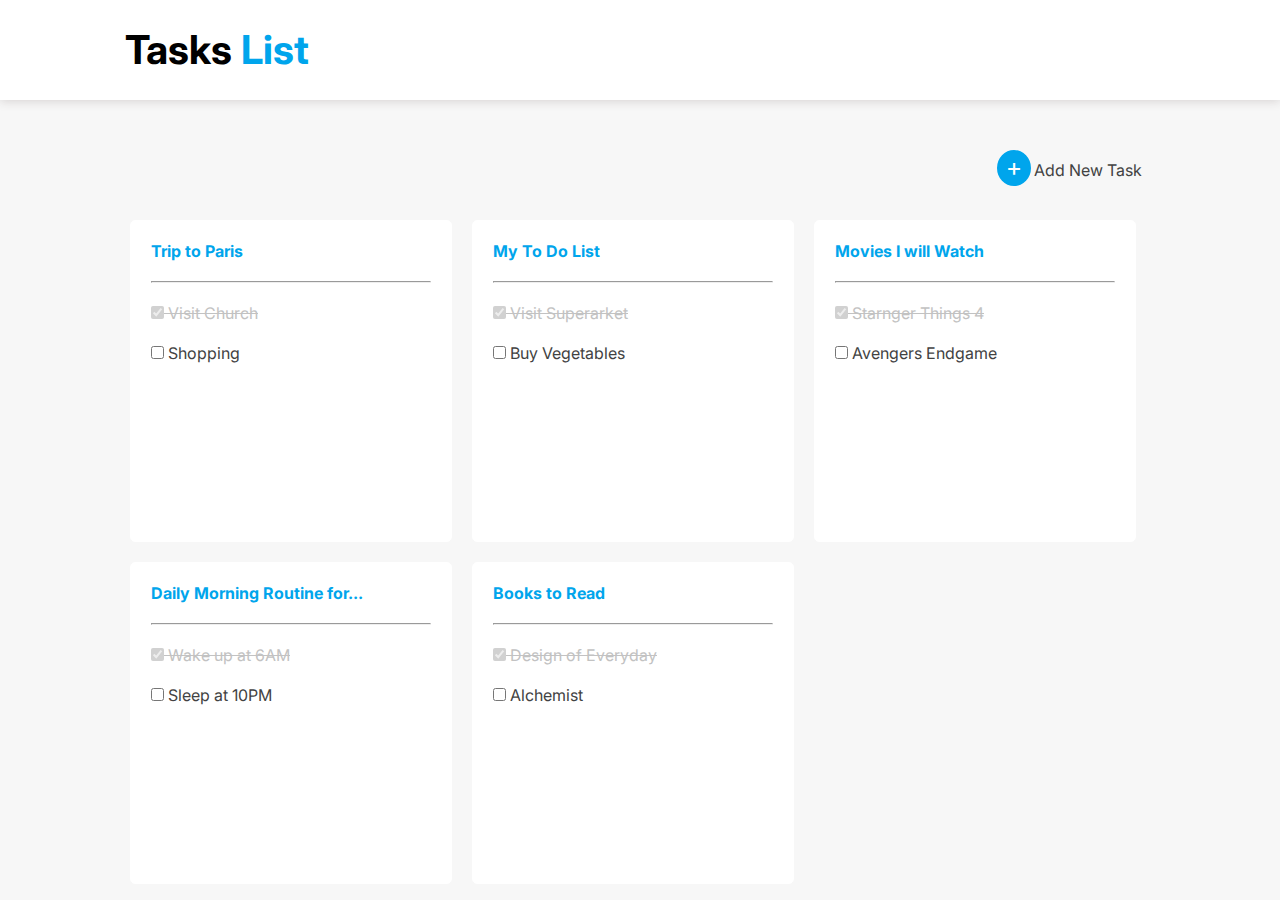
<file: index.html>
<!DOCTYPE html>
<html lang="en">
<head>
    <meta charset="UTF-8">
    <meta http-equiv="X-UA-Compatible" content="IE=edge">
    <meta name="viewport" content="width=device-width, initial-scale=1.0">
    <title>project2</title>
    <link rel="stylesheet" href="./styles.css">
    <link rel="preconnect" href="https://fonts.googleapis.com">
<link rel="preconnect" href="https://fonts.gstatic.com" crossorigin>
<link href="https://fonts.googleapis.com/css2?family=Inter&display=swap" rel="stylesheet">
</head>
<body>
    <nav class="toppart">
       <div class="topline">Tasks <span class="headlist">List</span> </div> 
    </nav>

    
        <div class="middlepart">
           <div class="plus"> <a href="./index2.html" style="color: white;"> + </a></div>
           <a href="./index2.html" class="plustext">Add New Task</a>
        
        </div>

        <section class="boxpart">
            <div class="box"><a href="./index3.html" style="color:rgb(0 165 236); font-weight: bold;"> Trip to Paris </a><br><br> <hr><br>
                <div class="checkbox"> <input type="checkbox" checked disabled> Visit Church </div><br>
                <input type="checkbox" > Shopping 
            
            </div>
            <div class="box "><span class="boxtext">My To Do List </span><br><br><hr> <br>
                <div class="checkbox"> <input type="checkbox" checked disabled> Visit Superarket </div><br>
                <input type="checkbox" > Buy Vegetables 
            </div>
            <div class="box"><span class="boxtext">Movies I will Watch</span><br><br> <hr><br>
                <div class="checkbox"> <input type="checkbox" checked disabled> Starnger Things 4 </div><br>
                <input type="checkbox" > Avengers Endgame
            </div>
            <div class="box "><span class="boxtext">Daily Morning Routine for... </span><br><br><hr> <br>
                <div class="checkbox"> <input type="checkbox" checked disabled> Wake up at 6AM </div><br>
                <input type="checkbox" > Sleep at 10PM
            </div>
            <div class="box"><span class="boxtext">Books to Read</span><br><br> <hr> <br>
                <div class="checkbox"> <input type="checkbox" checked disabled> Design of Everyday </div><br>
                <input type="checkbox" > Alchemist
            </div>
            
        </section>
        
        

        

    
</body>
</html>
</file>
<file: styles.css>
* {
  margin: 0;
  padding: 0;
}
body {
  font-family: 'Inter', sans-serif;
  background-color: rgb(247 247 247);
  box-sizing: border-box;
  
}

/* Index-1 */


.toppart {
  height: 100px;
  background-color: white;
  box-shadow: 0px 1px 10px rgb(212, 208, 208);
}

.topline {
  font-weight: bold;
  font-size: 40px;
  padding: 25px;
  position: absolute;
  left: 100px;
}
.headlist {
  color: #00a5ec;
}



.middlepart{
  height: 50px;
  width: 200px;
  display: flex;
  position: absolute;
  right: 80px;
  top: 150px;
  text-align: center;
}

a {
  text-decoration: none;
  
}
.plus{
    height: 30px;
    width: 30px;
    padding-bottom: 2px;
    border: 2px solid rgb(0 165 236);
    border-radius: 50%;
    background-color: rgb(0 165 236);
    text-align: center;
    font-size: 25px;
    position: relative;
    right: 3px;
    
    
    
    
}
.plustext{
  
  height: 30px;
  text-align: center;
  padding-top: 10px;
  color: rgb(66, 66, 66);
  
}


.boxpart{
  display: flex;
  flex-wrap: wrap;
  flex-direction: row;
  position: absolute;
  top: 210px;
  left: 120px;
  
  }

.box{
  height: 280px;
  width: 280px;
  border: 1px solid white;
  background-color: white;
  margin: 10px;
  border-radius: 5px;
  padding: 20px;
  color: rgb(66, 66, 66);
  
  
}
.boxtext{
  font-weight: bold;
  color: rgb(0 165 236);
  
}

hr{
  color: rgb(237, 237, 237);
}
.box:hover{
  box-shadow: 0px 0px 5px 5px rgb(237, 237, 237);
}

.checkbox{
  color: rgb(194, 194, 194);
  text-decoration: line-through;
  
  
}

 


/* Index-2 */

.parent{
  filter: blur(3px);
  
}



.container{
  
    height: 180px;
    width: 400px;
    border: 2px solid rgb(237, 237, 237);
    background-color: white;
    border-radius: 5px;
    padding: 20px;
    position: relative;
    top: 85px;
    left: 400px;
    
    
  }
.upperbar{
  display: flex;
  justify-content: space-between;
  }

  .addnewtask{
    color: rgb(64, 64, 64);
    font-weight: bold;
    font-size: 22px;
  }
  .cross{
    font-size: 22px;
  }

  #learnc{
    height: 20px;
    width: 400px;
    background-color: rgb(247, 247, 247);
    border: 1px solid rgb(247, 247, 247);
    color: rgb(133, 133, 133);
    border-radius: 3px;
    padding: 8px;
    
  }

  .lowerbar{
    display: flex;
    justify-content: right;
    position: relative;
    top: 20px;
  }

  .button1{
    height: 20px;
    width: 150px;
    border: 1px solid rgb(0, 165, 236);
    background-color: rgb(0, 165, 236);
    color: white;
    border-radius: 5px;
    text-align: center;
    padding: 10px;
  }
 

  /* Index-3 */

  .backcontainer{
    height: 25px;
    width: 70px;
    display: flex;
    justify-content: space-between;
    align-items: center;
    position: relative;
    top: 40px;
    left: 410px;
  }

 .material-symbols-outlined{
  text-align: center;
  color: white;
  background-color: rgb(66, 66, 66);
  border-radius: 50%;
  
 }

 .backtext{
  position: relative;
  left: 10px;
  color: black;
 }

 
  .addcontainer{
    height: 25px;
    width: 150px;
    display: flex;
    justify-content: space-between;
    align-items: center;
    position: relative;
    left: 235px;
  }
  .addsign{
    height: 30px;
    width: 30px;
    color: white;
    background-color:rgb(0, 165, 236) ;
    text-align: center;
    border-radius: 50%;
    font-size: 21px;

  }
  .addtext{
    height: 25px;
    width: 120px;
    position: relative;
    left: 10px;
    color: black;
  }
  


  .box1{
    height: 200px;
    width: 410px;
    position: relative;
    left: 400px;
    top: 100px;
  }

  /* Index-4 */

  .container1{
  
    height: 180px;
    width: 410px;
    border: 2px solid rgb(247, 247, 247);
    background-color: white;
    border-radius: 5px;
    padding: 20px;
    position: absolute;
    top: 190px;
    left: 410px;
  }
</file>
